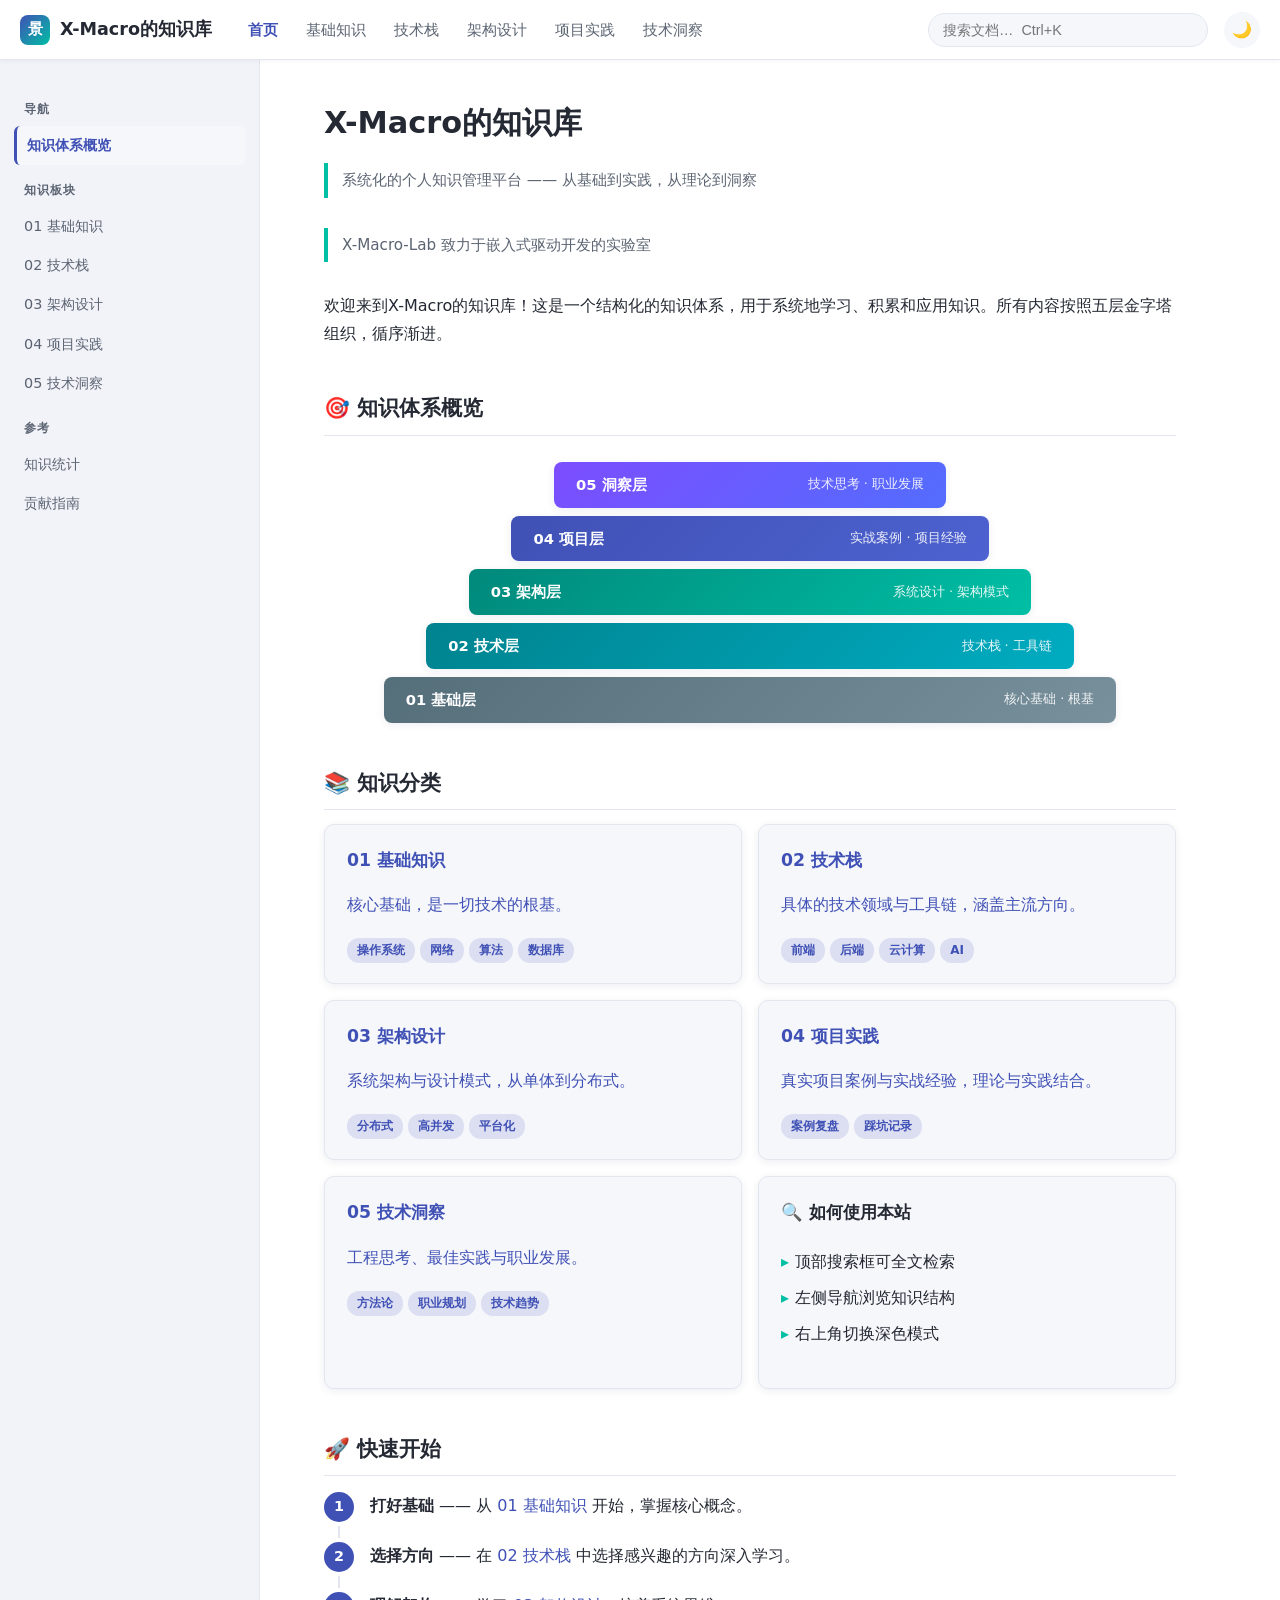
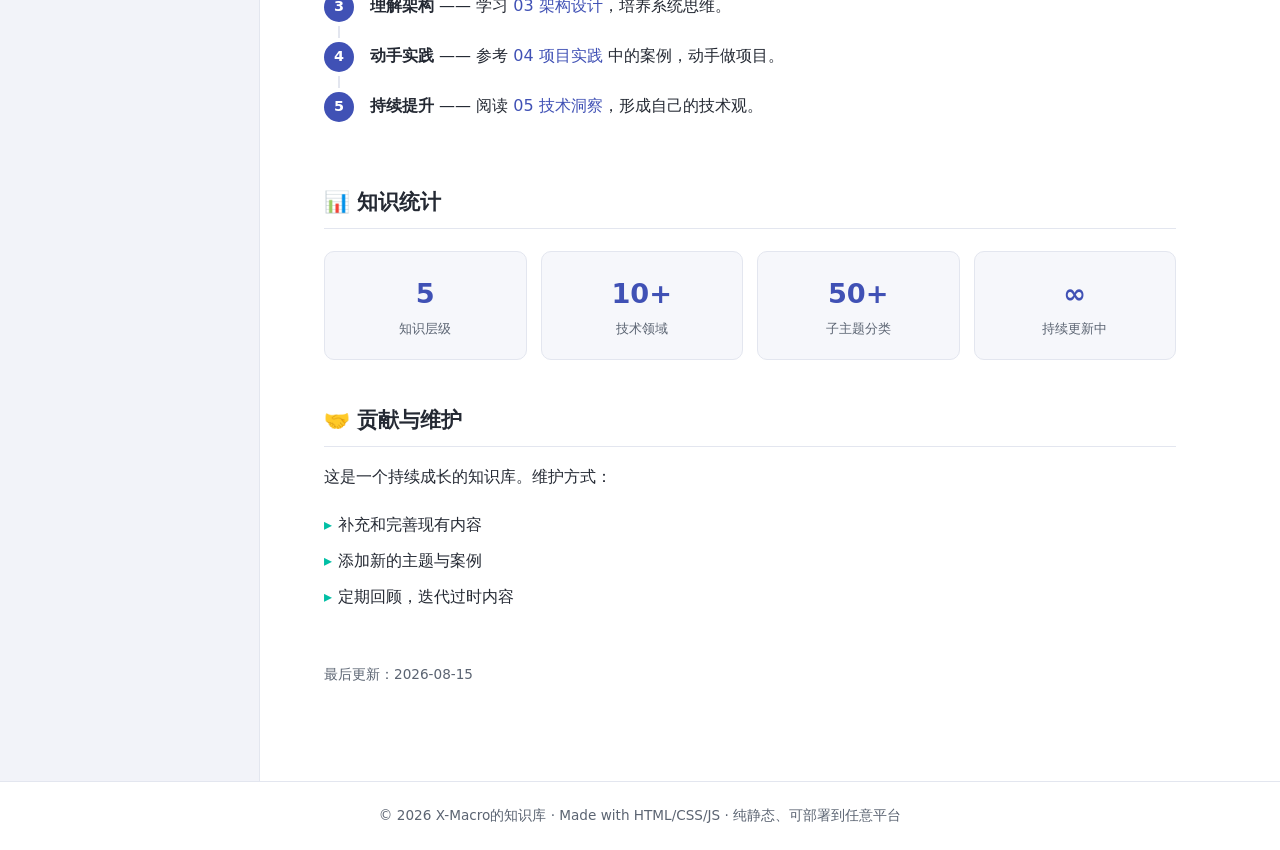
<file: index.html>
<!DOCTYPE html>
<html lang="zh-CN">
<head>
  <meta charset="UTF-8">
  <meta name="viewport" content="width=device-width, initial-scale=1.0">
  <title>X-Macro的知识库 · Knowledge OS</title>
  <link rel="stylesheet" href="css/style.css">
</head>
<body>
  <!-- 顶部导航 -->
  <header class="site-header">
    <a class="site-title" href="index.html"><span class="logo">景</span> X-Macro的知识库</a>
    <nav class="top-nav">
      <a href="index.html" class="active">首页</a>
      <a href="01-foundations.html">基础知识</a>
      <a href="02-technologies.html">技术栈</a>
      <a href="03-architecture.html">架构设计</a>
      <a href="04-projects.html">项目实践</a>
      <a href="05-insights.html">技术洞察</a>
    </nav>
    <div class="search-box">
      <input type="text" id="searchInput" placeholder="搜索文档…  Ctrl+K">
      <div class="search-results" id="searchResults"></div>
    </div>
    <button class="theme-toggle" id="themeToggle" onclick="toggleTheme()" title="切换深色模式">🌙</button>
  </header>

  <div class="layout">
    <!-- 左侧导航 -->
    <aside class="sidebar">
      <div class="nav-label">导航</div>
      <a href="index.html" class="active">知识体系概览</a>
      <div class="nav-label">知识板块</div>
      <a href="01-foundations.html">01 基础知识</a>
      <a href="02-technologies.html">02 技术栈</a>
      <a href="03-architecture.html">03 架构设计</a>
      <a href="04-projects.html">04 项目实践</a>
      <a href="05-insights.html">05 技术洞察</a>
      <div class="nav-label">参考</div>
      <a href="#stats">知识统计</a>
      <a href="#contrib">贡献指南</a>
    </aside>

    <!-- 内容区 -->
    <main class="content">
      <h1 class="page-title">X-Macro的知识库</h1>
      <p class="page-sub">系统化的个人知识管理平台 —— 从基础到实践，从理论到洞察</p>
      <p class="page-sub">X-Macro-Lab 致力于嵌入式驱动开发的实验室</p>

      <p>欢迎来到X-Macro的知识库！这是一个结构化的知识体系，用于系统地学习、积累和应用知识。所有内容按照五层金字塔组织，循序渐进。</p>

      <h2 class="section">🎯 知识体系概览</h2>
      <div class="pyramid">
        <a class="py-1" href="05-insights.html"><span>05 洞察层</span><span class="p-desc">技术思考 · 职业发展</span></a>
        <a class="py-2" href="04-projects.html"><span>04 项目层</span><span class="p-desc">实战案例 · 项目经验</span></a>
        <a class="py-3" href="03-architecture.html"><span>03 架构层</span><span class="p-desc">系统设计 · 架构模式</span></a>
        <a class="py-4" href="02-technologies.html"><span>02 技术层</span><span class="p-desc">技术栈 · 工具链</span></a>
        <a class="py-5" href="01-foundations.html"><span>01 基础层</span><span class="p-desc">核心基础 · 根基</span></a>
      </div>

      <h2 class="section">📚 知识分类</h2>
      <div class="grid cols-2">
        <a class="card card-link" href="01-foundations.html">
          <h3>01 基础知识</h3>
          <p>核心基础，是一切技术的根基。</p>
          <span class="badge">操作系统</span> <span class="badge">网络</span> <span class="badge">算法</span> <span class="badge">数据库</span>
        </a>
        <a class="card card-link" href="02-technologies.html">
          <h3>02 技术栈</h3>
          <p>具体的技术领域与工具链，涵盖主流方向。</p>
          <span class="badge">前端</span> <span class="badge">后端</span> <span class="badge">云计算</span> <span class="badge">AI</span>
        </a>
        <a class="card card-link" href="03-architecture.html">
          <h3>03 架构设计</h3>
          <p>系统架构与设计模式，从单体到分布式。</p>
          <span class="badge">分布式</span> <span class="badge">高并发</span> <span class="badge">平台化</span>
        </a>
        <a class="card card-link" href="04-projects.html">
          <h3>04 项目实践</h3>
          <p>真实项目案例与实战经验，理论与实践结合。</p>
          <span class="badge">案例复盘</span> <span class="badge">踩坑记录</span>
        </a>
        <a class="card card-link" href="05-insights.html">
          <h3>05 技术洞察</h3>
          <p>工程思考、最佳实践与职业发展。</p>
          <span class="badge">方法论</span> <span class="badge">职业规划</span> <span class="badge">技术趋势</span>
        </a>
        <div class="card">
          <h3>🔍 如何使用本站</h3>
          <ul class="feature-list">
            <li>顶部搜索框可全文检索</li>
            <li>左侧导航浏览知识结构</li>
            <li>右上角切换深色模式</li>
          </ul>
        </div>
      </div>

      <h2 class="section">🚀 快速开始</h2>
      <ol class="steps">
        <li><strong>打好基础</strong> —— 从 <a href="01-foundations.html">01 基础知识</a> 开始，掌握核心概念。</li>
        <li><strong>选择方向</strong> —— 在 <a href="02-technologies.html">02 技术栈</a> 中选择感兴趣的方向深入学习。</li>
        <li><strong>理解架构</strong> —— 学习 <a href="03-architecture.html">03 架构设计</a>，培养系统思维。</li>
        <li><strong>动手实践</strong> —— 参考 <a href="04-projects.html">04 项目实践</a> 中的案例，动手做项目。</li>
        <li><strong>持续提升</strong> —— 阅读 <a href="05-insights.html">05 技术洞察</a>，形成自己的技术观。</li>
      </ol>

      <h2 class="section" id="stats">📊 知识统计</h2>
      <div class="stats">
        <div class="stat"><div class="num">5</div><div class="label">知识层级</div></div>
        <div class="stat"><div class="num">10+</div><div class="label">技术领域</div></div>
        <div class="stat"><div class="num">50+</div><div class="label">子主题分类</div></div>
        <div class="stat"><div class="num">∞</div><div class="label">持续更新中</div></div>
      </div>

      <h2 class="section" id="contrib">🤝 贡献与维护</h2>
      <p>这是一个持续成长的知识库。维护方式：</p>
      <ul class="feature-list">
        <li>补充和完善现有内容</li>
        <li>添加新的主题与案例</li>
        <li>定期回顾，迭代过时内容</li>
      </ul>

      <p style="margin-top:48px;color:var(--text-soft);font-size:0.85rem">最后更新：2026-08-15</p>
    </main>
  </div>

  <footer class="site-footer">© 2026 X-Macro的知识库 · Made with HTML/CSS/JS · 纯静态、可部署到任意平台</footer>
  <button class="back-top" id="backTop" onclick="scrollToTop()" title="返回顶部">↑</button>
  <script src="js/main.js"></script>
</body>
</html>
</file>
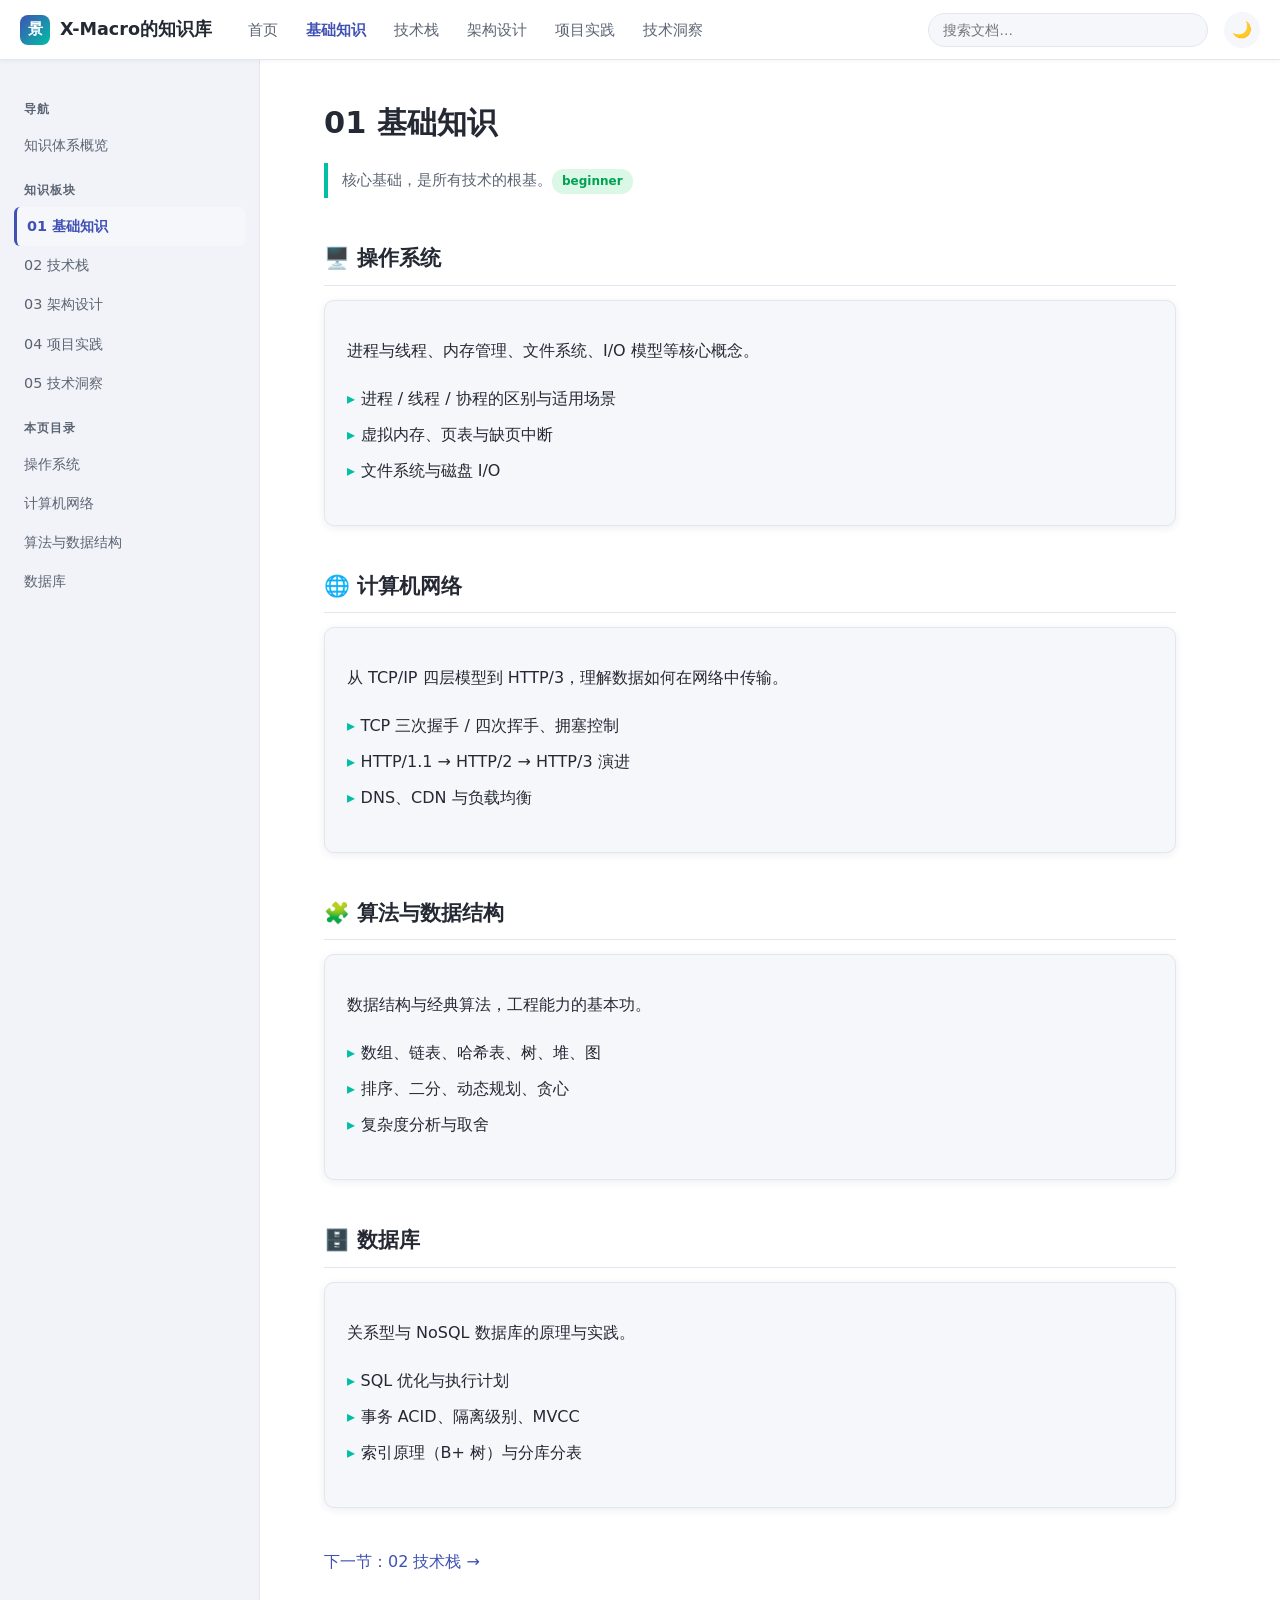
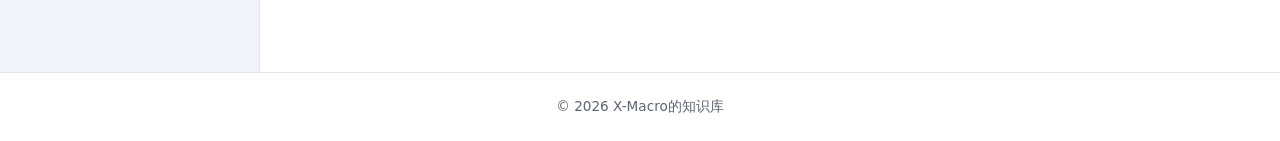
<file: 01-foundations.html>
<!DOCTYPE html>
<html lang="zh-CN">
<head>
  <meta charset="UTF-8">
  <meta name="viewport" content="width=device-width, initial-scale=1.0">
  <title>基础知识 · X-Macro的知识库</title>
  <link rel="stylesheet" href="css/style.css">
</head>
<body>
  <header class="site-header">
    <a class="site-title" href="index.html"><span class="logo">景</span> X-Macro的知识库</a>
    <nav class="top-nav">
      <a href="index.html">首页</a>
      <a href="01-foundations.html" class="active">基础知识</a>
      <a href="02-technologies.html">技术栈</a>
      <a href="03-architecture.html">架构设计</a>
      <a href="04-projects.html">项目实践</a>
      <a href="05-insights.html">技术洞察</a>
    </nav>
    <div class="search-box">
      <input type="text" id="searchInput" placeholder="搜索文档…">
      <div class="search-results" id="searchResults"></div>
    </div>
    <button class="theme-toggle" id="themeToggle" onclick="toggleTheme()" title="切换深色模式">🌙</button>
  </header>

  <div class="layout">
    <aside class="sidebar">
      <div class="nav-label">导航</div>
      <a href="index.html">知识体系概览</a>
      <div class="nav-label">知识板块</div>
      <a href="01-foundations.html" class="active">01 基础知识</a>
      <a href="02-technologies.html">02 技术栈</a>
      <a href="03-architecture.html">03 架构设计</a>
      <a href="04-projects.html">04 项目实践</a>
      <a href="05-insights.html">05 技术洞察</a>
      <div class="nav-label">本页目录</div>
      <a href="#os">操作系统</a>
      <a href="#network">计算机网络</a>
      <a href="#algorithm">算法与数据结构</a>
      <a href="#database">数据库</a>
    </aside>

    <main class="content">
      <h1 class="page-title">01 基础知识</h1>
      <p class="page-sub">核心基础，是所有技术的根基。<span class="badge green">beginner</span></p>

      <h2 class="section" id="os">🖥️ 操作系统</h2>
      <div class="card">
        <p>进程与线程、内存管理、文件系统、I/O 模型等核心概念。</p>
        <ul class="feature-list">
          <li>进程 / 线程 / 协程的区别与适用场景</li>
          <li>虚拟内存、页表与缺页中断</li>
          <li>文件系统与磁盘 I/O</li>
        </ul>
      </div>

      <h2 class="section" id="network">🌐 计算机网络</h2>
      <div class="card">
        <p>从 TCP/IP 四层模型到 HTTP/3，理解数据如何在网络中传输。</p>
        <ul class="feature-list">
          <li>TCP 三次握手 / 四次挥手、拥塞控制</li>
          <li>HTTP/1.1 → HTTP/2 → HTTP/3 演进</li>
          <li>DNS、CDN 与负载均衡</li>
        </ul>
      </div>

      <h2 class="section" id="algorithm">🧩 算法与数据结构</h2>
      <div class="card">
        <p>数据结构与经典算法，工程能力的基本功。</p>
        <ul class="feature-list">
          <li>数组、链表、哈希表、树、堆、图</li>
          <li>排序、二分、动态规划、贪心</li>
          <li>复杂度分析与取舍</li>
        </ul>
      </div>

      <h2 class="section" id="database">🗄️ 数据库</h2>
      <div class="card">
        <p>关系型与 NoSQL 数据库的原理与实践。</p>
        <ul class="feature-list">
          <li>SQL 优化与执行计划</li>
          <li>事务 ACID、隔离级别、MVCC</li>
          <li>索引原理（B+ 树）与分库分表</li>
        </ul>
      </div>

      <p style="margin-top:40px"><a href="02-technologies.html">下一节：02 技术栈 →</a></p>
    </main>
  </div>

  <footer class="site-footer">© 2026 X-Macro的知识库</footer>
  <button class="back-top" id="backTop" onclick="scrollToTop()" title="返回顶部">↑</button>
  <script src="js/main.js"></script>
</body>
</html>
</file>
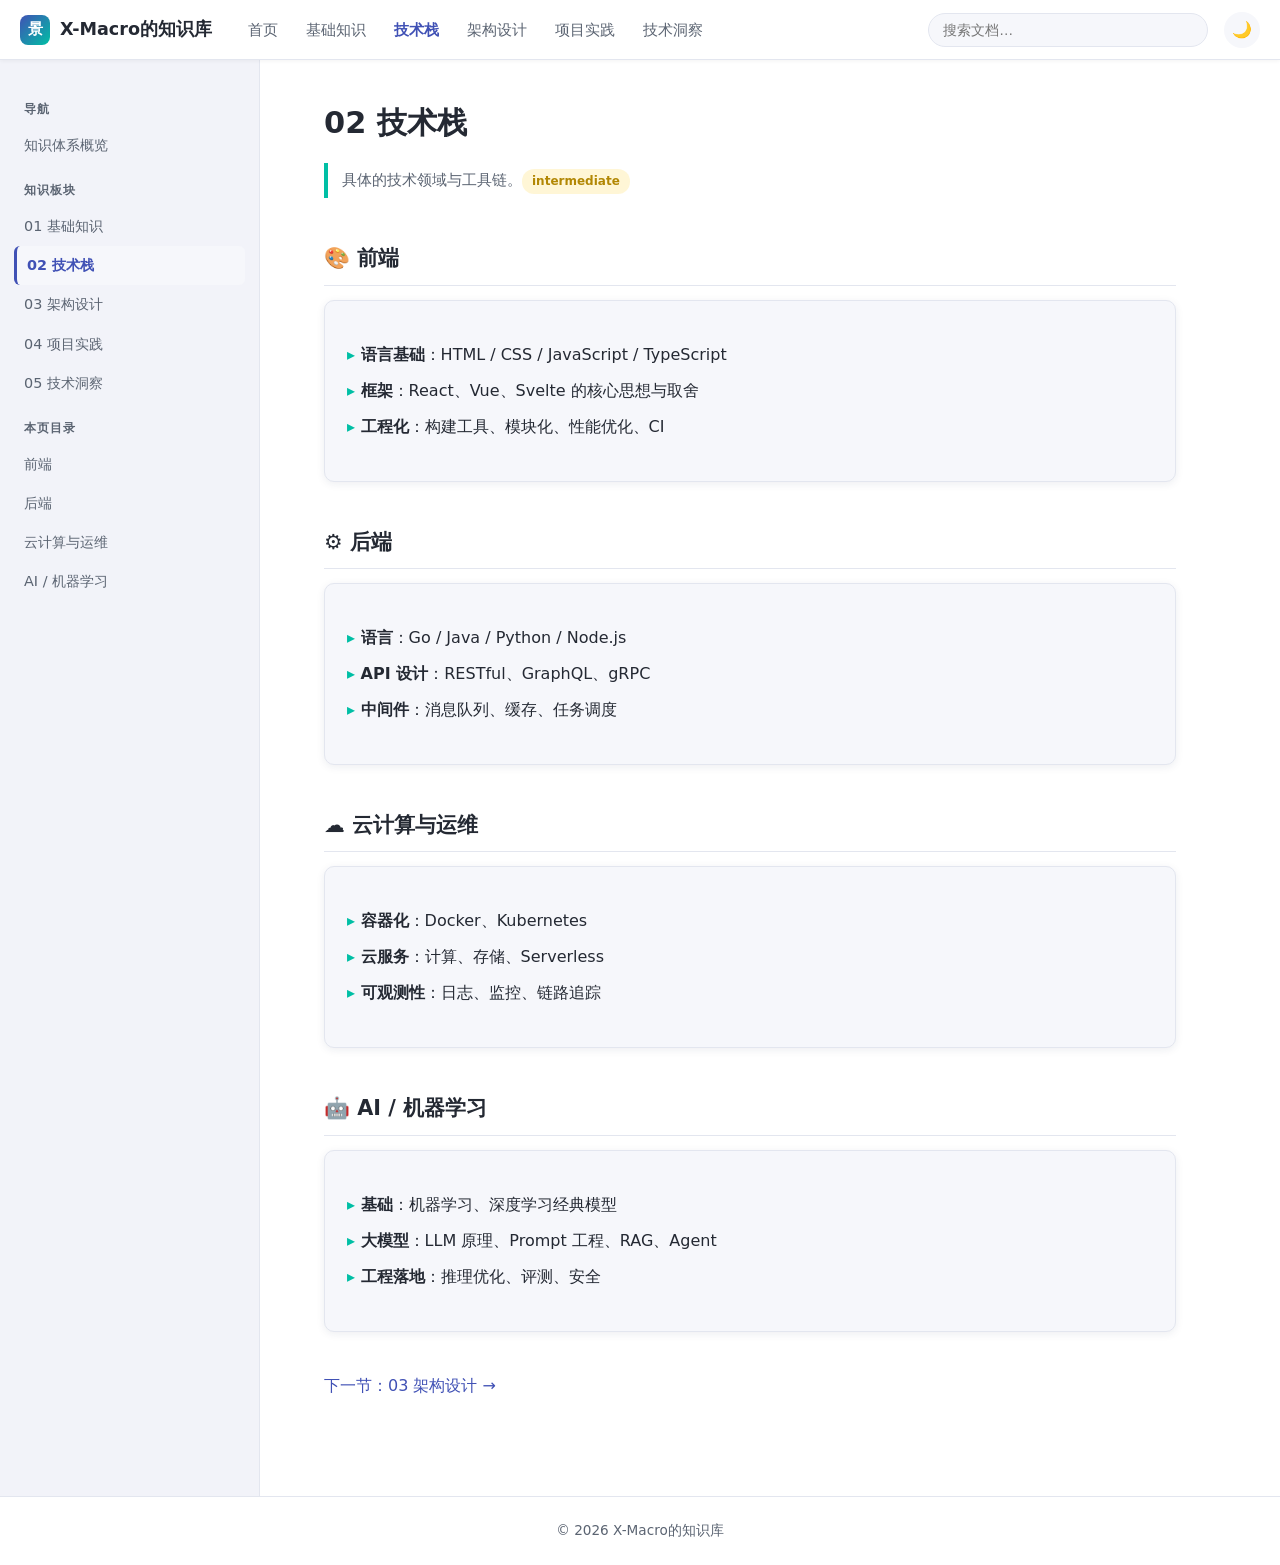
<file: 02-technologies.html>
<!DOCTYPE html>
<html lang="zh-CN">
<head>
  <meta charset="UTF-8">
  <meta name="viewport" content="width=device-width, initial-scale=1.0">
  <title>技术栈 · X-Macro的知识库</title>
  <link rel="stylesheet" href="css/style.css">
</head>
<body>
  <header class="site-header">
    <a class="site-title" href="index.html"><span class="logo">景</span> X-Macro的知识库</a>
    <nav class="top-nav">
      <a href="index.html">首页</a>
      <a href="01-foundations.html">基础知识</a>
      <a href="02-technologies.html" class="active">技术栈</a>
      <a href="03-architecture.html">架构设计</a>
      <a href="04-projects.html">项目实践</a>
      <a href="05-insights.html">技术洞察</a>
    </nav>
    <div class="search-box">
      <input type="text" id="searchInput" placeholder="搜索文档…">
      <div class="search-results" id="searchResults"></div>
    </div>
    <button class="theme-toggle" id="themeToggle" onclick="toggleTheme()" title="切换深色模式">🌙</button>
  </header>

  <div class="layout">
    <aside class="sidebar">
      <div class="nav-label">导航</div>
      <a href="index.html">知识体系概览</a>
      <div class="nav-label">知识板块</div>
      <a href="01-foundations.html">01 基础知识</a>
      <a href="02-technologies.html" class="active">02 技术栈</a>
      <a href="03-architecture.html">03 架构设计</a>
      <a href="04-projects.html">04 项目实践</a>
      <a href="05-insights.html">05 技术洞察</a>
      <div class="nav-label">本页目录</div>
      <a href="#frontend">前端</a>
      <a href="#backend">后端</a>
      <a href="#cloud">云计算与运维</a>
      <a href="#ai">AI / 机器学习</a>
    </aside>

    <main class="content">
      <h1 class="page-title">02 技术栈</h1>
      <p class="page-sub">具体的技术领域与工具链。<span class="badge yellow">intermediate</span></p>

      <h2 class="section" id="frontend">🎨 前端</h2>
      <div class="card">
        <ul class="feature-list">
          <li><strong>语言基础</strong>：HTML / CSS / JavaScript / TypeScript</li>
          <li><strong>框架</strong>：React、Vue、Svelte 的核心思想与取舍</li>
          <li><strong>工程化</strong>：构建工具、模块化、性能优化、CI</li>
        </ul>
      </div>

      <h2 class="section" id="backend">⚙️ 后端</h2>
      <div class="card">
        <ul class="feature-list">
          <li><strong>语言</strong>：Go / Java / Python / Node.js</li>
          <li><strong>API 设计</strong>：RESTful、GraphQL、gRPC</li>
          <li><strong>中间件</strong>：消息队列、缓存、任务调度</li>
        </ul>
      </div>

      <h2 class="section" id="cloud">☁️ 云计算与运维</h2>
      <div class="card">
        <ul class="feature-list">
          <li><strong>容器化</strong>：Docker、Kubernetes</li>
          <li><strong>云服务</strong>：计算、存储、Serverless</li>
          <li><strong>可观测性</strong>：日志、监控、链路追踪</li>
        </ul>
      </div>

      <h2 class="section" id="ai">🤖 AI / 机器学习</h2>
      <div class="card">
        <ul class="feature-list">
          <li><strong>基础</strong>：机器学习、深度学习经典模型</li>
          <li><strong>大模型</strong>：LLM 原理、Prompt 工程、RAG、Agent</li>
          <li><strong>工程落地</strong>：推理优化、评测、安全</li>
        </ul>
      </div>

      <p style="margin-top:40px"><a href="03-architecture.html">下一节：03 架构设计 →</a></p>
    </main>
  </div>

  <footer class="site-footer">© 2026 X-Macro的知识库</footer>
  <button class="back-top" id="backTop" onclick="scrollToTop()" title="返回顶部">↑</button>
  <script src="js/main.js"></script>
</body>
</html>
</file>
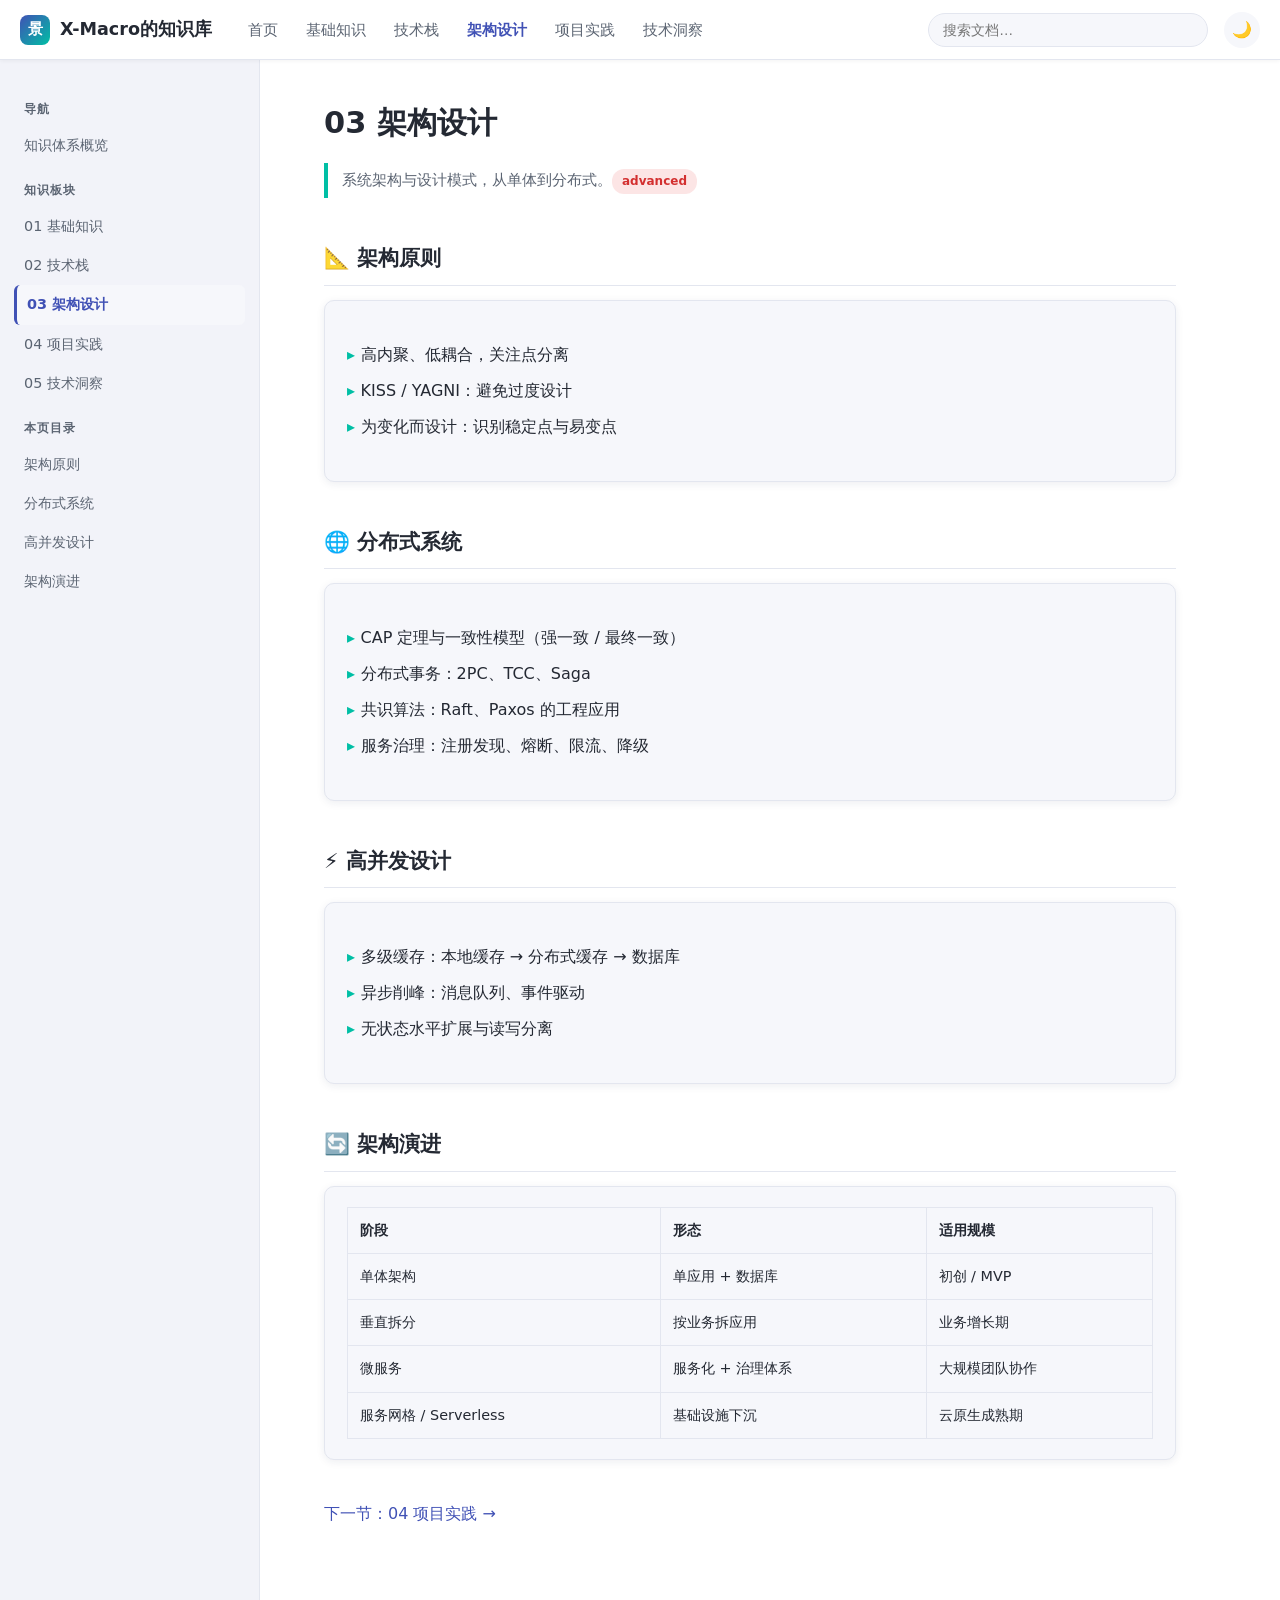
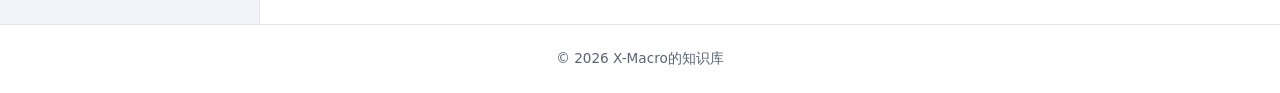
<file: 03-architecture.html>
<!DOCTYPE html>
<html lang="zh-CN">
<head>
  <meta charset="UTF-8">
  <meta name="viewport" content="width=device-width, initial-scale=1.0">
  <title>架构设计 · X-Macro的知识库</title>
  <link rel="stylesheet" href="css/style.css">
</head>
<body>
  <header class="site-header">
    <a class="site-title" href="index.html"><span class="logo">景</span> X-Macro的知识库</a>
    <nav class="top-nav">
      <a href="index.html">首页</a>
      <a href="01-foundations.html">基础知识</a>
      <a href="02-technologies.html">技术栈</a>
      <a href="03-architecture.html" class="active">架构设计</a>
      <a href="04-projects.html">项目实践</a>
      <a href="05-insights.html">技术洞察</a>
    </nav>
    <div class="search-box">
      <input type="text" id="searchInput" placeholder="搜索文档…">
      <div class="search-results" id="searchResults"></div>
    </div>
    <button class="theme-toggle" id="themeToggle" onclick="toggleTheme()" title="切换深色模式">🌙</button>
  </header>

  <div class="layout">
    <aside class="sidebar">
      <div class="nav-label">导航</div>
      <a href="index.html">知识体系概览</a>
      <div class="nav-label">知识板块</div>
      <a href="01-foundations.html">01 基础知识</a>
      <a href="02-technologies.html">02 技术栈</a>
      <a href="03-architecture.html" class="active">03 架构设计</a>
      <a href="04-projects.html">04 项目实践</a>
      <a href="05-insights.html">05 技术洞察</a>
      <div class="nav-label">本页目录</div>
      <a href="#principles">架构原则</a>
      <a href="#distributed">分布式系统</a>
      <a href="#concurrency">高并发设计</a>
      <a href="#evolution">架构演进</a>
    </aside>

    <main class="content">
      <h1 class="page-title">03 架构设计</h1>
      <p class="page-sub">系统架构与设计模式，从单体到分布式。<span class="badge red">advanced</span></p>

      <h2 class="section" id="principles">📐 架构原则</h2>
      <div class="card">
        <ul class="feature-list">
          <li>高内聚、低耦合，关注点分离</li>
          <li>KISS / YAGNI：避免过度设计</li>
          <li>为变化而设计：识别稳定点与易变点</li>
        </ul>
      </div>

      <h2 class="section" id="distributed">🌐 分布式系统</h2>
      <div class="card">
        <ul class="feature-list">
          <li>CAP 定理与一致性模型（强一致 / 最终一致）</li>
          <li>分布式事务：2PC、TCC、Saga</li>
          <li>共识算法：Raft、Paxos 的工程应用</li>
          <li>服务治理：注册发现、熔断、限流、降级</li>
        </ul>
      </div>

      <h2 class="section" id="concurrency">⚡ 高并发设计</h2>
      <div class="card">
        <ul class="feature-list">
          <li>多级缓存：本地缓存 → 分布式缓存 → 数据库</li>
          <li>异步削峰：消息队列、事件驱动</li>
          <li>无状态水平扩展与读写分离</li>
        </ul>
      </div>

      <h2 class="section" id="evolution">🔄 架构演进</h2>
      <div class="card">
        <table>
          <tr><th>阶段</th><th>形态</th><th>适用规模</th></tr>
          <tr><td>单体架构</td><td>单应用 + 数据库</td><td>初创 / MVP</td></tr>
          <tr><td>垂直拆分</td><td>按业务拆应用</td><td>业务增长期</td></tr>
          <tr><td>微服务</td><td>服务化 + 治理体系</td><td>大规模团队协作</td></tr>
          <tr><td>服务网格 / Serverless</td><td>基础设施下沉</td><td>云原生成熟期</td></tr>
        </table>
      </div>

      <p style="margin-top:40px"><a href="04-projects.html">下一节：04 项目实践 →</a></p>
    </main>
  </div>

  <footer class="site-footer">© 2026 X-Macro的知识库</footer>
  <button class="back-top" id="backTop" onclick="scrollToTop()" title="返回顶部">↑</button>
  <script src="js/main.js"></script>
</body>
</html>
</file>
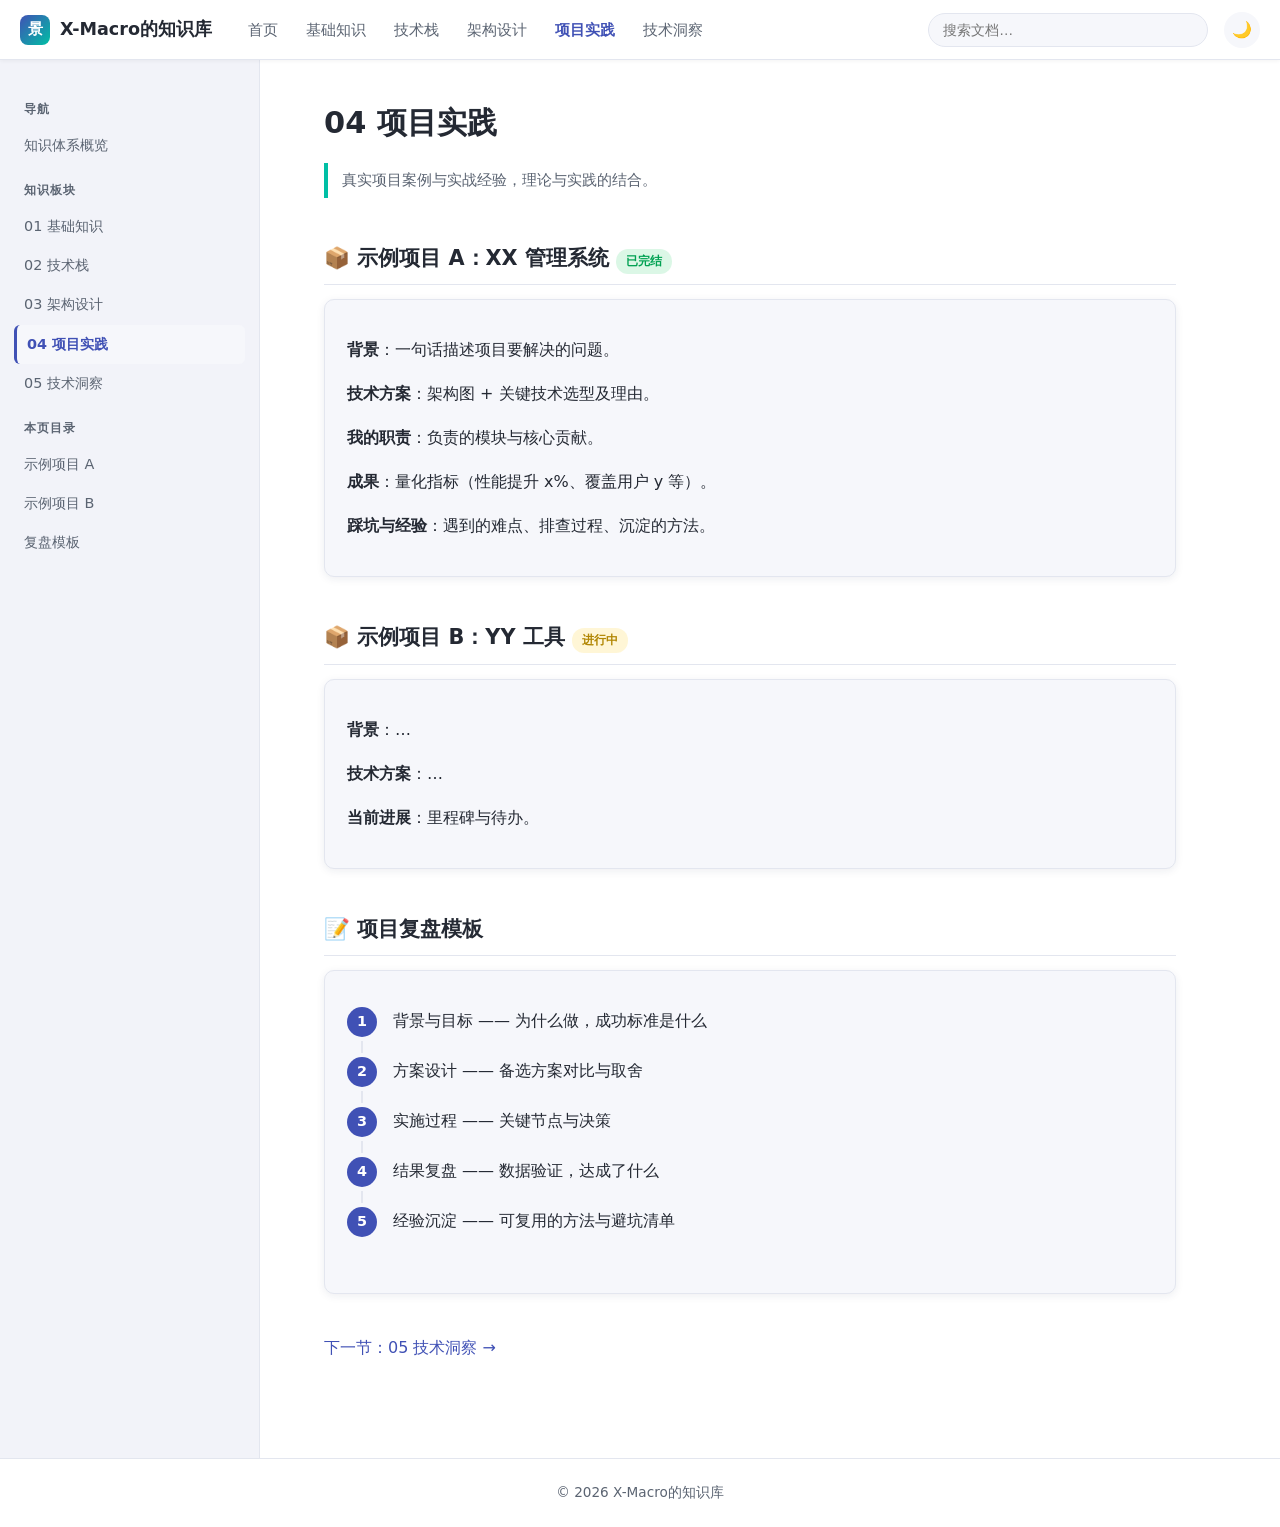
<file: 04-projects.html>
<!DOCTYPE html>
<html lang="zh-CN">
<head>
  <meta charset="UTF-8">
  <meta name="viewport" content="width=device-width, initial-scale=1.0">
  <title>项目实践 · X-Macro的知识库</title>
  <link rel="stylesheet" href="css/style.css">
</head>
<body>
  <header class="site-header">
    <a class="site-title" href="index.html"><span class="logo">景</span> X-Macro的知识库</a>
    <nav class="top-nav">
      <a href="index.html">首页</a>
      <a href="01-foundations.html">基础知识</a>
      <a href="02-technologies.html">技术栈</a>
      <a href="03-architecture.html">架构设计</a>
      <a href="04-projects.html" class="active">项目实践</a>
      <a href="05-insights.html">技术洞察</a>
    </nav>
    <div class="search-box">
      <input type="text" id="searchInput" placeholder="搜索文档…">
      <div class="search-results" id="searchResults"></div>
    </div>
    <button class="theme-toggle" id="themeToggle" onclick="toggleTheme()" title="切换深色模式">🌙</button>
  </header>

  <div class="layout">
    <aside class="sidebar">
      <div class="nav-label">导航</div>
      <a href="index.html">知识体系概览</a>
      <div class="nav-label">知识板块</div>
      <a href="01-foundations.html">01 基础知识</a>
      <a href="02-technologies.html">02 技术栈</a>
      <a href="03-architecture.html">03 架构设计</a>
      <a href="04-projects.html" class="active">04 项目实践</a>
      <a href="05-insights.html">05 技术洞察</a>
      <div class="nav-label">本页目录</div>
      <a href="#project-a">示例项目 A</a>
      <a href="#project-b">示例项目 B</a>
      <a href="#template">复盘模板</a>
    </aside>

    <main class="content">
      <h1 class="page-title">04 项目实践</h1>
      <p class="page-sub">真实项目案例与实战经验，理论与实践的结合。</p>

      <h2 class="section" id="project-a">📦 示例项目 A：XX 管理系统 <span class="badge green">已完结</span></h2>
      <div class="card">
        <p><strong>背景</strong>：一句话描述项目要解决的问题。</p>
        <p><strong>技术方案</strong>：架构图 + 关键技术选型及理由。</p>
        <p><strong>我的职责</strong>：负责的模块与核心贡献。</p>
        <p><strong>成果</strong>：量化指标（性能提升 x%、覆盖用户 y 等）。</p>
        <p><strong>踩坑与经验</strong>：遇到的难点、排查过程、沉淀的方法。</p>
      </div>

      <h2 class="section" id="project-b">📦 示例项目 B：YY 工具 <span class="badge yellow">进行中</span></h2>
      <div class="card">
        <p><strong>背景</strong>：…</p>
        <p><strong>技术方案</strong>：…</p>
        <p><strong>当前进展</strong>：里程碑与待办。</p>
      </div>

      <h2 class="section" id="template">📝 项目复盘模板</h2>
      <div class="card">
        <ol class="steps">
          <li>背景与目标 —— 为什么做，成功标准是什么</li>
          <li>方案设计 —— 备选方案对比与取舍</li>
          <li>实施过程 —— 关键节点与决策</li>
          <li>结果复盘 —— 数据验证，达成了什么</li>
          <li>经验沉淀 —— 可复用的方法与避坑清单</li>
        </ol>
      </div>

      <p style="margin-top:40px"><a href="05-insights.html">下一节：05 技术洞察 →</a></p>
    </main>
  </div>

  <footer class="site-footer">© 2026 X-Macro的知识库</footer>
  <button class="back-top" id="backTop" onclick="scrollToTop()" title="返回顶部">↑</button>
  <script src="js/main.js"></script>
</body>
</html>
</file>
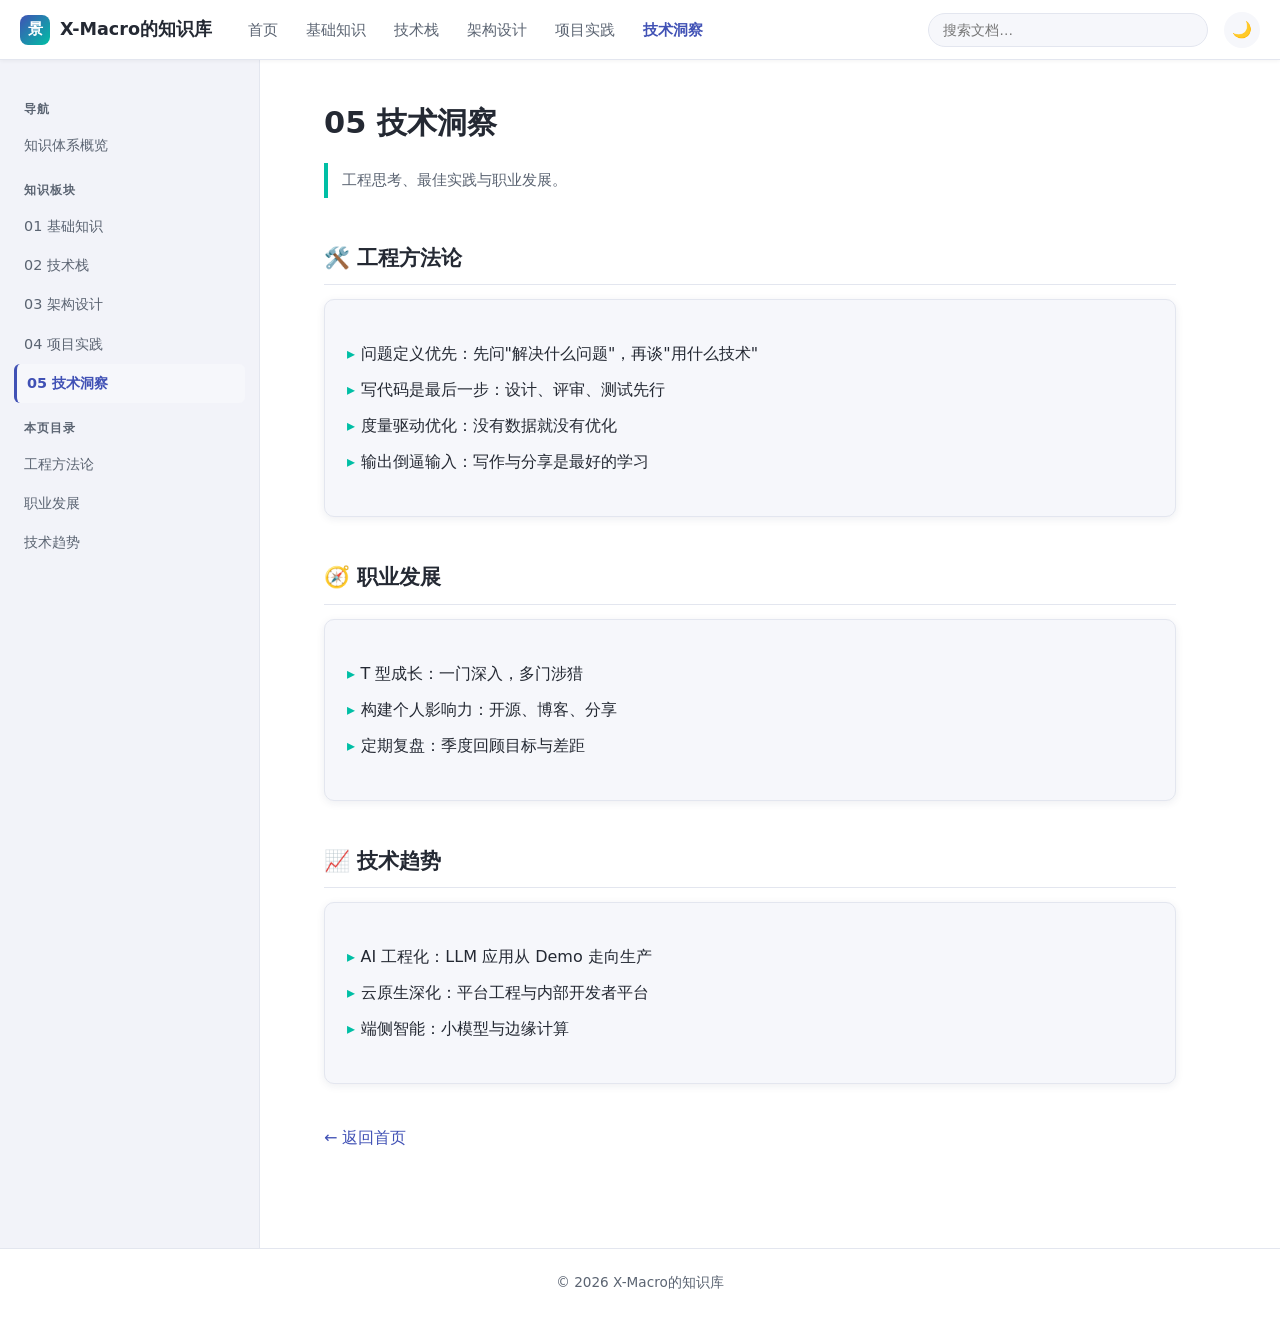
<file: 05-insights.html>
<!DOCTYPE html>
<html lang="zh-CN">
<head>
  <meta charset="UTF-8">
  <meta name="viewport" content="width=device-width, initial-scale=1.0">
  <title>技术洞察 · X-Macro的知识库</title>
  <link rel="stylesheet" href="css/style.css">
</head>
<body>
  <header class="site-header">
    <a class="site-title" href="index.html"><span class="logo">景</span> X-Macro的知识库</a>
    <nav class="top-nav">
      <a href="index.html">首页</a>
      <a href="01-foundations.html">基础知识</a>
      <a href="02-technologies.html">技术栈</a>
      <a href="03-architecture.html">架构设计</a>
      <a href="04-projects.html">项目实践</a>
      <a href="05-insights.html" class="active">技术洞察</a>
    </nav>
    <div class="search-box">
      <input type="text" id="searchInput" placeholder="搜索文档…">
      <div class="search-results" id="searchResults"></div>
    </div>
    <button class="theme-toggle" id="themeToggle" onclick="toggleTheme()" title="切换深色模式">🌙</button>
  </header>

  <div class="layout">
    <aside class="sidebar">
      <div class="nav-label">导航</div>
      <a href="index.html">知识体系概览</a>
      <div class="nav-label">知识板块</div>
      <a href="01-foundations.html">01 基础知识</a>
      <a href="02-technologies.html">02 技术栈</a>
      <a href="03-architecture.html">03 架构设计</a>
      <a href="04-projects.html">04 项目实践</a>
      <a href="05-insights.html" class="active">05 技术洞察</a>
      <div class="nav-label">本页目录</div>
      <a href="#engineering">工程方法论</a>
      <a href="#career">职业发展</a>
      <a href="#trend">技术趋势</a>
    </aside>

    <main class="content">
      <h1 class="page-title">05 技术洞察</h1>
      <p class="page-sub">工程思考、最佳实践与职业发展。</p>

      <h2 class="section" id="engineering">🛠️ 工程方法论</h2>
      <div class="card">
        <ul class="feature-list">
          <li>问题定义优先：先问"解决什么问题"，再谈"用什么技术"</li>
          <li>写代码是最后一步：设计、评审、测试先行</li>
          <li>度量驱动优化：没有数据就没有优化</li>
          <li>输出倒逼输入：写作与分享是最好的学习</li>
        </ul>
      </div>

      <h2 class="section" id="career">🧭 职业发展</h2>
      <div class="card">
        <ul class="feature-list">
          <li>T 型成长：一门深入，多门涉猎</li>
          <li>构建个人影响力：开源、博客、分享</li>
          <li>定期复盘：季度回顾目标与差距</li>
        </ul>
      </div>

      <h2 class="section" id="trend">📈 技术趋势</h2>
      <div class="card">
        <ul class="feature-list">
          <li>AI 工程化：LLM 应用从 Demo 走向生产</li>
          <li>云原生深化：平台工程与内部开发者平台</li>
          <li>端侧智能：小模型与边缘计算</li>
        </ul>
      </div>

      <p style="margin-top:40px"><a href="index.html">← 返回首页</a></p>
    </main>
  </div>

  <footer class="site-footer">© 2026 X-Macro的知识库</footer>
  <button class="back-top" id="backTop" onclick="scrollToTop()" title="返回顶部">↑</button>
  <script src="js/main.js"></script>
</body>
</html>
</file>
<file: css/style.css>
/* ============ 主题变量 ============ */
:root {
  --primary: #4051b5;
  --primary-light: #4d62d0;
  --accent: #00bfa5;
  --bg: #ffffff;
  --bg-alt: #f6f7fb;
  --bg-code: #eceef7;
  --text: #242933;
  --text-soft: #5b6472;
  --border: #e3e6ef;
  --card-shadow: 0 2px 8px rgba(30, 40, 80, 0.08);
  --header-bg: #ffffff;
  --sidebar-bg: #f2f3f9;
  --radius: 10px;
}

[data-theme="dark"] {
  --primary: #7c8cff;
  --primary-light: #94a1ff;
  --accent: #2ee6c8;
  --bg: #16181d;
  --bg-alt: #1c1f26;
  --bg-code: #242830;
  --text: #e4e7ee;
  --text-soft: #a3abba;
  --border: #2c313c;
  --card-shadow: 0 2px 10px rgba(0, 0, 0, 0.35);
  --header-bg: #1a1d24;
  --sidebar-bg: #14161b;
}

/* ============ 基础 ============ */
* { box-sizing: border-box; }
html { scroll-behavior: smooth; }
body {
  margin: 0;
  font-family: "Segoe UI", "PingFang SC", "Microsoft YaHei", system-ui, sans-serif;
  background: var(--bg);
  color: var(--text);
  line-height: 1.75;
  transition: background 0.25s, color 0.25s;
}
a { color: var(--primary); text-decoration: none; }
a:hover { color: var(--primary-light); }
code {
  font-family: Consolas, "JetBrains Mono", monospace;
  background: var(--bg-code);
  padding: 0.15em 0.4em;
  border-radius: 4px;
  font-size: 0.9em;
}

/* ============ 顶部导航栏 ============ */
.site-header {
  position: sticky;
  top: 0;
  z-index: 100;
  display: flex;
  align-items: center;
  gap: 16px;
  height: 60px;
  padding: 0 20px;
  background: var(--header-bg);
  border-bottom: 1px solid var(--border);
  box-shadow: 0 1px 4px rgba(0,0,0,0.05);
}
.site-title {
  display: flex;
  align-items: center;
  gap: 10px;
  font-weight: 700;
  font-size: 1.1rem;
  color: var(--text);
  white-space: nowrap;
}
.site-title .logo {
  width: 30px; height: 30px;
  display: grid; place-items: center;
  border-radius: 8px;
  background: linear-gradient(135deg, var(--primary), var(--accent));
  color: #fff; font-size: 0.95rem;
}
.top-nav { display: flex; gap: 4px; margin-left: 8px; overflow-x: auto; }
.top-nav a {
  padding: 6px 12px;
  border-radius: 6px;
  color: var(--text-soft);
  font-size: 0.92rem;
  white-space: nowrap;
}
.top-nav a:hover { background: var(--bg-alt); color: var(--text); }
.top-nav a.active { color: var(--primary); font-weight: 600; }

/* 搜索 */
.search-box { position: relative; margin-left: auto; width: min(280px, 32vw); }
.search-box input {
  width: 100%;
  padding: 8px 14px;
  border-radius: 20px;
  border: 1px solid var(--border);
  background: var(--bg-alt);
  color: var(--text);
  font-size: 0.9rem;
  outline: none;
  transition: border 0.2s;
}
.search-box input:focus { border-color: var(--primary); }
.search-results {
  position: absolute;
  top: calc(100% + 6px);
  right: 0;
  width: 130%;
  max-height: 320px;
  overflow-y: auto;
  background: var(--header-bg);
  border: 1px solid var(--border);
  border-radius: var(--radius);
  box-shadow: var(--card-shadow);
  display: none;
  z-index: 200;
}
.search-results.show { display: block; }
.search-results a {
  display: block;
  padding: 9px 14px;
  color: var(--text);
  font-size: 0.9rem;
  border-bottom: 1px solid var(--border);
}
.search-results a:last-child { border-bottom: none; }
.search-results a:hover { background: var(--bg-alt); }
.search-results .sr-desc { display: block; color: var(--text-soft); font-size: 0.8rem; }

/* 主题切换 */
.theme-toggle {
  border: none;
  background: var(--bg-alt);
  color: var(--text);
  width: 36px; height: 36px;
  border-radius: 50%;
  cursor: pointer;
  font-size: 1rem;
  flex: none;
  transition: transform 0.2s;
}
.theme-toggle:hover { transform: rotate(20deg); }

/* ============ 布局 ============ */
.layout { display: flex; min-height: calc(100vh - 60px); }
.sidebar {
  width: 260px;
  flex: none;
  padding: 24px 14px;
  background: var(--sidebar-bg);
  border-right: 1px solid var(--border);
  font-size: 0.9rem;
}
.sidebar .nav-label {
  font-weight: 700;
  color: var(--text-soft);
  font-size: 0.78rem;
  text-transform: uppercase;
  letter-spacing: 0.08em;
  padding: 14px 10px 6px;
}
.sidebar a {
  display: block;
  padding: 7px 10px;
  border-radius: 6px;
  color: var(--text-soft);
}
.sidebar a:hover { background: var(--bg-alt); color: var(--text); }
.sidebar a.active {
  color: var(--primary);
  background: var(--bg-alt);
  font-weight: 600;
  border-left: 3px solid var(--primary);
}
.content {
  flex: 1;
  min-width: 0;
  padding: 36px clamp(20px, 5vw, 64px) 80px;
  max-width: 980px;
}

/* ============ 内容元素 ============ */
.page-title { font-size: 1.9rem; margin: 0 0 6px; }
.page-sub {
  color: var(--text-soft);
  font-size: 0.95rem;
  border-left: 4px solid var(--accent);
  padding: 4px 0 4px 14px;
  margin: 14px 0 30px;
}
h2.section {
  font-size: 1.3rem;
  margin: 42px 0 14px;
  padding-bottom: 8px;
  border-bottom: 1px solid var(--border);
}
h3 { font-size: 1.08rem; margin: 26px 0 10px; }
.card {
  background: var(--bg-alt);
  border: 1px solid var(--border);
  border-radius: var(--radius);
  padding: 20px 22px;
  box-shadow: var(--card-shadow);
}
.card h3 { margin-top: 0; }
.card-link { display: block; transition: transform 0.15s, border-color 0.15s; }
.card-link:hover { transform: translateY(-3px); border-color: var(--primary); }

.grid { display: grid; gap: 16px; }
.grid.cols-2 { grid-template-columns: repeat(auto-fill, minmax(280px, 1fr)); }
.grid.cols-3 { grid-template-columns: repeat(auto-fill, minmax(220px, 1fr)); }

.badge {
  display: inline-block;
  padding: 2px 10px;
  border-radius: 12px;
  font-size: 0.75rem;
  font-weight: 600;
  background: color-mix(in srgb, var(--primary) 14%, transparent);
  color: var(--primary);
}
.badge.green { background: rgba(0, 200, 83, 0.14); color: #00a152; }
.badge.yellow { background: rgba(255, 196, 0, 0.16); color: #b28704; }
.badge.red { background: rgba(233, 60, 60, 0.13); color: #d32f2f; }

ul.feature-list { padding-left: 0; list-style: none; }
ul.feature-list li { padding: 4px 0; }
ul.feature-list li::before { content: "▸ "; color: var(--accent); font-weight: 700; }

/* 金字塔 */
.pyramid { display: flex; flex-direction: column; align-items: center; gap: 8px; margin: 26px 0; }
.pyramid a {
  display: flex;
  align-items: center;
  justify-content: space-between;
  gap: 18px;
  padding: 10px 22px;
  color: #fff;
  border-radius: 8px;
  font-weight: 600;
  font-size: 0.92rem;
  box-shadow: var(--card-shadow);
  transition: transform 0.15s, filter 0.15s;
}
.pyramid a:hover { transform: scale(1.03); color: #fff; filter: brightness(1.08); }
.pyramid a .p-desc { font-weight: 400; font-size: 0.8rem; opacity: 0.9; }
.py-1 { width: 46%; background: linear-gradient(135deg, #7c4dff, #536dfe); }
.py-2 { width: 56%; background: linear-gradient(135deg, #4051b5, #4d62d0); }
.py-3 { width: 66%; background: linear-gradient(135deg, #00897b, #00bfa5); }
.py-4 { width: 76%; background: linear-gradient(135deg, #00838f, #00acc1); }
.py-5 { width: 86%; background: linear-gradient(135deg, #546e7a, #78909c); }

/* 统计 */
.stats { display: grid; grid-template-columns: repeat(auto-fit, minmax(140px, 1fr)); gap: 14px; margin: 22px 0; }
.stat {
  text-align: center;
  padding: 18px 10px;
  border-radius: var(--radius);
  background: var(--bg-alt);
  border: 1px solid var(--border);
}
.stat .num { font-size: 1.7rem; font-weight: 800; color: var(--primary); }
.stat .label { font-size: 0.82rem; color: var(--text-soft); }

/* 步骤 */
.steps { counter-reset: step; padding-left: 0; list-style: none; }
.steps li {
  counter-increment: step;
  position: relative;
  padding: 0 0 22px 46px;
}
.steps li::before {
  content: counter(step);
  position: absolute; left: 0; top: 0;
  width: 30px; height: 30px;
  display: grid; place-items: center;
  border-radius: 50%;
  background: var(--primary);
  color: #fff;
  font-weight: 700;
  font-size: 0.9rem;
}
.steps li::after {
  content: "";
  position: absolute; left: 14px; top: 34px; bottom: 4px;
  width: 2px; background: var(--border);
}
.steps li:last-child::after { display: none; }

/* 表格 */
table { width: 100%; border-collapse: collapse; font-size: 0.9rem; }
th, td { padding: 10px 12px; border: 1px solid var(--border); text-align: left; }
th { background: var(--bg-alt); }

/* 页脚 */
.site-footer {
  border-top: 1px solid var(--border);
  padding: 22px;
  text-align: center;
  color: var(--text-soft);
  font-size: 0.85rem;
}

/* 返回顶部 */
.back-top {
  position: fixed;
  right: 22px; bottom: 26px;
  width: 42px; height: 42px;
  border: none;
  border-radius: 50%;
  background: var(--primary);
  color: #fff;
  font-size: 1.1rem;
  cursor: pointer;
  box-shadow: var(--card-shadow);
  opacity: 0;
  pointer-events: none;
  transition: opacity 0.25s;
  z-index: 90;
}
.back-top.show { opacity: 1; pointer-events: auto; }

/* 响应式 */
@media (max-width: 900px) {
  .sidebar { display: none; }
  .search-box { width: 160px; }
  .top-nav { display: none; }
  .page-title { font-size: 1.5rem; }
}
</file>
